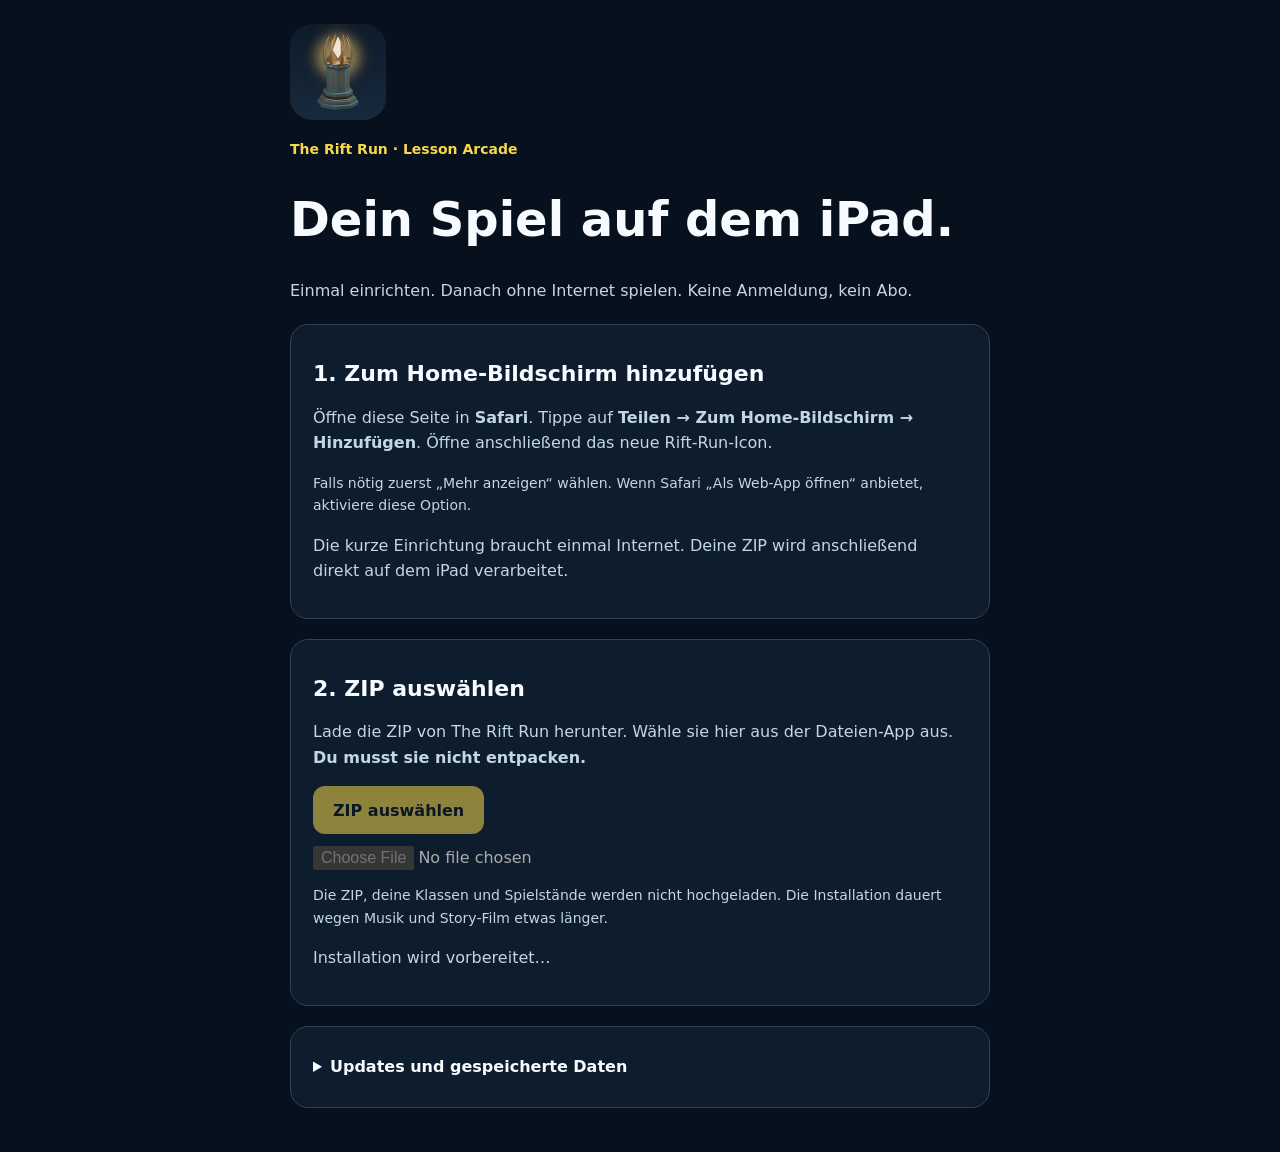
<file: index.html>
<!doctype html>
<html lang="de">
<head>
  <meta charset="utf-8">
  <meta name="viewport" content="width=device-width, initial-scale=1, viewport-fit=cover">
  <meta name="theme-color" content="#0b1420">
  <meta name="apple-mobile-web-app-capable" content="yes">
  <meta name="apple-mobile-web-app-title" content="Rift Run">
  <meta name="apple-mobile-web-app-status-bar-style" content="default">
  <link rel="manifest" href="manifest.webmanifest">
  <link rel="icon" href="icons/icon-192.png" type="image/png">
  <link rel="apple-touch-icon" href="icons/apple-touch-icon.png">
  <link rel="stylesheet" href="styles.css">
  <title>The Rift Run auf dem iPad installieren</title>
</head>
<body>
  <main>
    <img class="brand" src="icons/icon-192.png" alt="" width="96" height="96">
    <p class="eyebrow">The Rift Run · Lesson Arcade</p>
    <h1>Dein Spiel auf dem iPad.</h1>
    <p>Einmal einrichten. Danach ohne Internet spielen. Keine Anmeldung, kein Abo.</p>
    <section id="browserInstructions">
      <h2>1. Zum Home-Bildschirm hinzufügen</h2>
      <p>Öffne diese Seite in <strong>Safari</strong>. Tippe auf <strong>Teilen → Zum Home-Bildschirm → Hinzufügen</strong>. Öffne anschließend das neue Rift-Run-Icon.</p>
      <p class="small">Falls nötig zuerst „Mehr anzeigen“ wählen. Wenn Safari „Als Web-App öffnen“ anbietet, aktiviere diese Option.</p>
      <p>Die kurze Einrichtung braucht einmal Internet. Deine ZIP wird anschließend direkt auf dem iPad verarbeitet.</p>
    </section>
    <section>
      <h2>2. ZIP auswählen</h2>
      <p>Lade die ZIP von The Rift Run herunter. Wähle sie hier aus der Dateien-App aus. <strong>Du musst sie nicht entpacken.</strong></p>
      <label class="file-button" for="packageFile">ZIP auswählen</label>
      <input id="packageFile" type="file" accept=".zip,application/zip,application/x-zip-compressed" disabled>
      <p class="small">Die ZIP, deine Klassen und Spielstände werden nicht hochgeladen. Die Installation dauert wegen Musik und Story-Film etwas länger.</p>
      <progress id="installProgress" value="0" max="1" hidden aria-label="Installation"></progress>
      <p id="installStatus" role="status">Installation wird vorbereitet…</p>
    </section>
    <section id="installedPanel" hidden>
      <h2>3. Offline spielen</h2>
      <p id="installedDescription"></p>
      <a class="primary" id="playLink" href="game/games/irregular-verb-race/START.html">The Rift Run starten</a>
      <p>Zum Prüfen: Flugmodus einschalten, App schließen und über das Rift-Run-Icon erneut öffnen. Auf dem iPad im Querformat spielen.</p>
    </section>
    <details>
      <summary>Updates und gespeicherte Daten</summary>
      <p>Vor einem Update im Spiel unter Einstellungen (Zahnrad) „Save all classes“ wählen. Dort führt auch „iPad-Installation / Update“ hierher zurück; dann die neue ZIP auswählen. Deine Klassen bleiben auf diesem iPad gespeichert.</p>
      <p>iPadOS kann Website-Daten bei Speichermangel oder nach einer Bereinigung löschen. Bewahre ZIP und Klassen-Sicherung auf. Dann kannst du das Spiel hier erneut installieren. Ein neues Gerät übernimmt deine Daten nicht automatisch.</p>
      <p>Empfohlen: iPadOS 17 oder neuer, aktuelles Safari und mindestens 1 GB freier Speicher. Die Installation benötigt keine kostenpflichtige Zusatz-App.</p>
    </details>
  </main>
  <script src="config.js"></script>
  <script src="storage.js"></script>
  <script type="module" src="installer.js"></script>
</body>
</html>
</file>
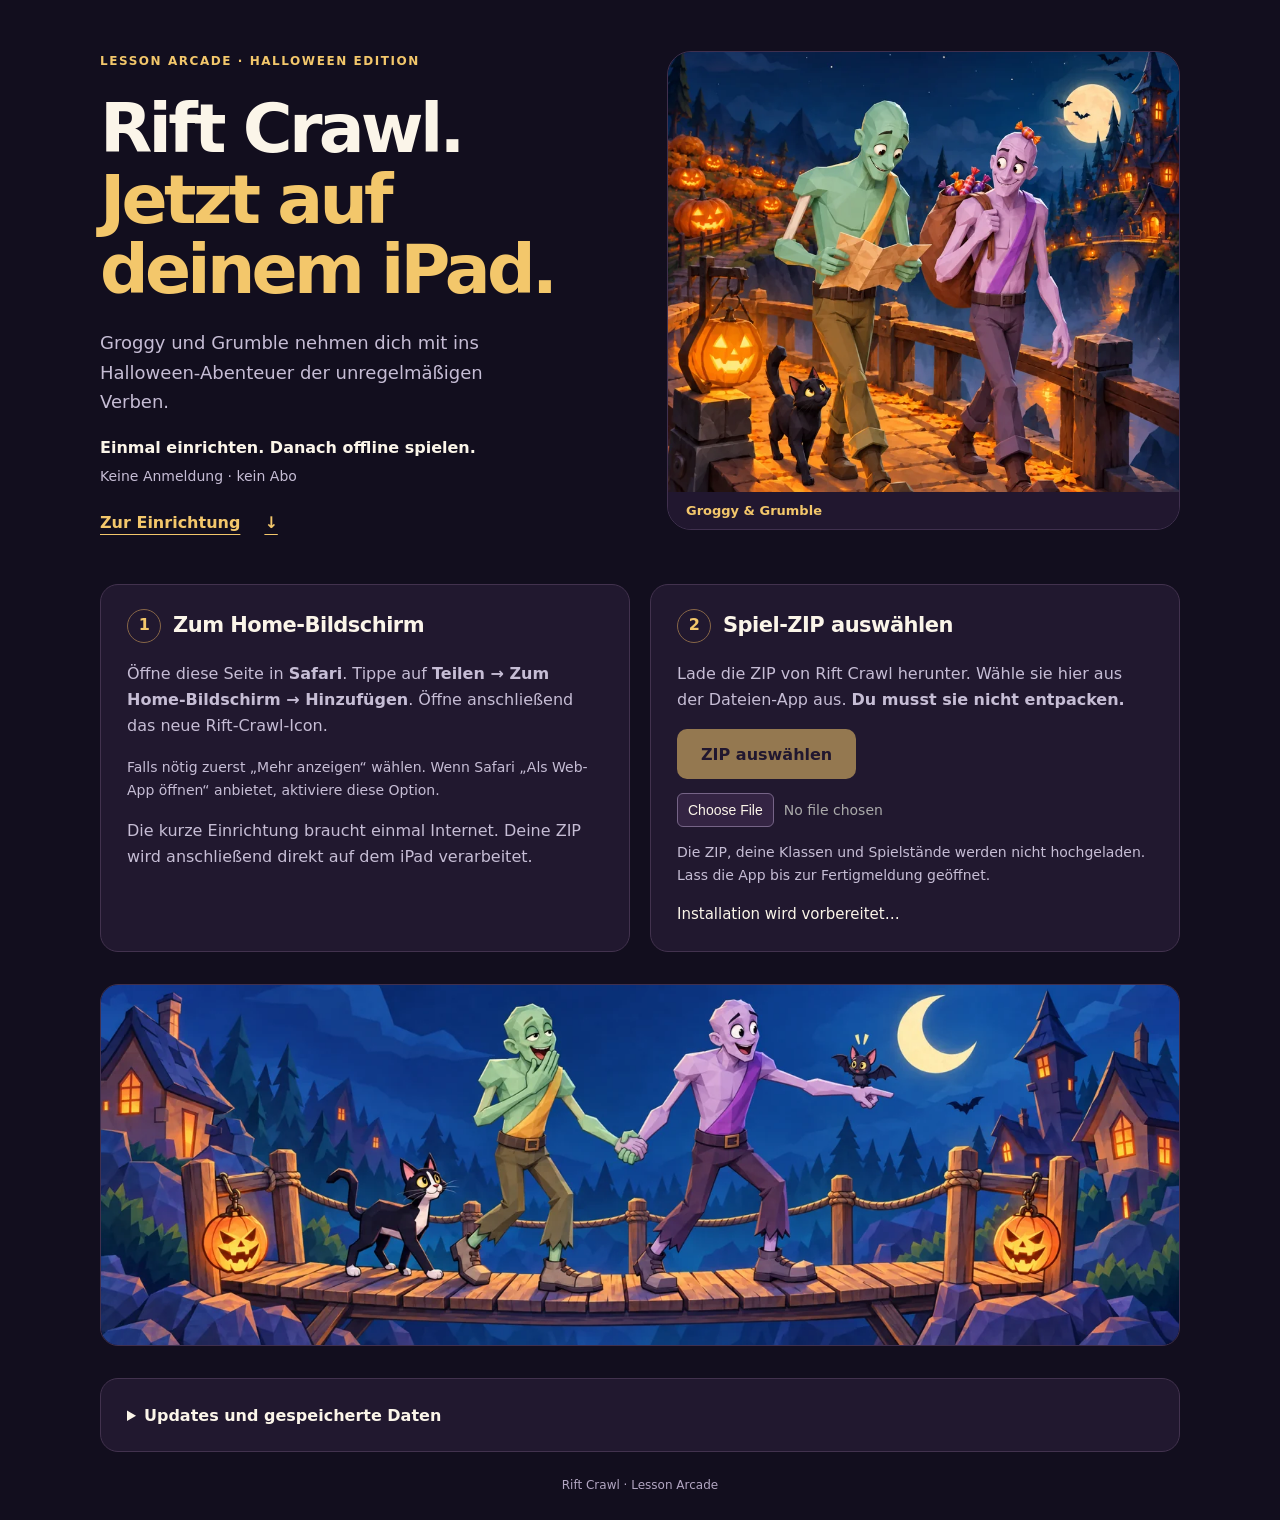
<file: rift-crawl/index.html>
<!doctype html>
<html lang="de">
<head>
  <meta charset="utf-8">
  <meta name="viewport" content="width=device-width, initial-scale=1, viewport-fit=cover">
  <meta name="theme-color" content="#1a1027">
  <meta name="apple-mobile-web-app-capable" content="yes">
  <meta name="apple-mobile-web-app-title" content="Rift Crawl">
  <meta name="apple-mobile-web-app-status-bar-style" content="default">
  <link rel="manifest" href="manifest.webmanifest">
  <link rel="icon" href="icons/icon-192.png" type="image/png">
  <link rel="apple-touch-icon" href="icons/apple-touch-icon.png">
  <link rel="stylesheet" href="styles.css">
  <title>Rift Crawl auf dem iPad installieren</title>
</head>
<body>
  <main>
    <header class="hero">
      <div class="hero-copy">
        <p class="eyebrow">Lesson Arcade · Halloween Edition</p>
        <h1>Rift Crawl.<br><span>Jetzt auf deinem iPad.</span></h1>
        <p class="intro">Groggy und Grumble nehmen dich mit ins Halloween-Abenteuer der unregelmäßigen Verben.</p>
        <p class="promise">Einmal einrichten. Danach offline spielen.</p>
        <p class="small">Keine Anmeldung · kein Abo</p>
        <a class="jump-link" href="#browserInstructions">Zur Einrichtung <span aria-hidden="true">↓</span></a>
      </div>
      <figure class="hero-art">
        <img src="art/groggy-grumble-friendly-v2.webp" alt="Groggy lächelt verschlafen über seiner Karte. Grumble trägt Süßigkeiten und ein Bonbon auf dem Kopf." width="849" height="1200" fetchpriority="high">
        <figcaption>Groggy &amp; Grumble</figcaption>
      </figure>
    </header>
    <div class="setup-grid" aria-label="Installation in drei Schritten">
    <section id="browserInstructions">
      <h2><span class="step" aria-hidden="true">1</span> Zum Home-Bildschirm</h2>
      <p>Öffne diese Seite in <strong>Safari</strong>. Tippe auf <strong>Teilen → Zum Home-Bildschirm → Hinzufügen</strong>. Öffne anschließend das neue Rift-Crawl-Icon.</p>
      <p class="small">Falls nötig zuerst „Mehr anzeigen“ wählen. Wenn Safari „Als Web-App öffnen“ anbietet, aktiviere diese Option.</p>
      <p>Die kurze Einrichtung braucht einmal Internet. Deine ZIP wird anschließend direkt auf dem iPad verarbeitet.</p>
    </section>
    <section class="import-panel">
      <h2><span class="step" aria-hidden="true">2</span> Spiel-ZIP auswählen</h2>
      <p>Lade die ZIP von Rift Crawl herunter. Wähle sie hier aus der Dateien-App aus. <strong>Du musst sie nicht entpacken.</strong></p>
      <label class="file-button" for="packageFile">ZIP auswählen</label>
      <input id="packageFile" type="file" accept=".zip,application/zip,application/x-zip-compressed" disabled>
      <p class="small">Die ZIP, deine Klassen und Spielstände werden nicht hochgeladen. Lass die App bis zur Fertigmeldung geöffnet.</p>
      <progress id="installProgress" value="0" max="1" hidden aria-label="Installation"></progress>
      <p id="installStatus" role="status">Installation wird vorbereitet…</p>
    </section>
    <section id="installedPanel" hidden>
      <h2><span class="step" aria-hidden="true">3</span> Offline spielen</h2>
      <p id="installedDescription"></p>
      <a class="primary" id="playLink" href="game/game/START.html">Rift Crawl starten</a>
      <p>Zum Prüfen: Flugmodus einschalten, App schließen und über das Rift-Crawl-Icon erneut öffnen. Auf dem iPad im Querformat spielen.</p>
    </section>
    </div>
    <figure class="world-art">
      <img src="art/halloween-bridge-friendly-v2.webp" alt="Groggy und Grumble auf einer Halloween-Brücke: Eine kleine Fledermaus sitzt auf Grumbles Finger, die Katze begleitet die beiden." width="1500" height="501" loading="lazy">
    </figure>
    <details>
      <summary>Updates und gespeicherte Daten</summary>
      <p>Vor einem Update im Spiel unter Einstellungen (Zahnrad) „Save all classes“ wählen. Dort führt auch „iPad-Installation / Update“ hierher zurück; dann die neue ZIP auswählen. Deine Klassen bleiben auf diesem iPad gespeichert.</p>
      <p>iPadOS kann Website-Daten bei Speichermangel oder nach einer Bereinigung löschen. Bewahre ZIP und Klassen-Sicherung auf. Dann kannst du das Spiel hier erneut installieren. Ein neues Gerät übernimmt deine Daten nicht automatisch.</p>
      <p>Empfohlen: iPadOS 17 oder neuer, aktuelles Safari und mindestens 1 GB freier Speicher. Die Installation benötigt keine kostenpflichtige Zusatz-App.</p>
    </details>
    <footer>Rift Crawl · Lesson Arcade</footer>
  </main>
  <script src="config.js"></script>
  <script src="storage.js"></script>
  <script type="module" src="installer.js"></script>
</body>
</html>
</file>
<file: styles.css>
:root { color-scheme: dark; font-family: system-ui, sans-serif; background: #07111d; color: #f7fbff; }
* { box-sizing: border-box; }
body { margin: 0; padding: max(24px, env(safe-area-inset-top)) max(20px, env(safe-area-inset-right)) max(24px, env(safe-area-inset-bottom)) max(20px, env(safe-area-inset-left)); }
main { max-width: 700px; margin: 0 auto; }
.brand { border-radius: 22px; }
.eyebrow { color: #f7d84a; font-size: 14px; font-weight: 700; }
h1 { font-size: clamp(30px, 6vw, 48px); line-height: 1.12; }
h2 { font-size: 22px; }
p { line-height: 1.6; color: #c2d6e7; }
section, details { padding: 18px 22px; margin-block: 20px; border: 1px solid #2c4358; border-radius: 18px; background: #0d1d2d; }
.file-button, .primary { display: inline-flex; align-items: center; min-height: 48px; padding: 12px 20px; border-radius: 12px; background: #f7d84a; color: #07111d; font-weight: 700; text-decoration: none; cursor: pointer; }
.file-button:has(+ input:disabled) { opacity: .55; cursor: wait; }
input[type=file] { display: block; max-width: 100%; margin-top: 12px; font: inherit; }
.small { font-size: 14px; }
progress { display: block; width: 100%; margin-top: 18px; accent-color: #f7d84a; }
[hidden] { display: none !important; }
summary { cursor: pointer; min-height: 44px; align-content: center; font-weight: 700; }
a:focus-visible, label:focus-within, summary:focus-visible, input:focus-visible { outline: 3px solid #4cc9f0; outline-offset: 4px; }
</file>
<file: rift-crawl/styles.css>
:root { color-scheme: dark; font-family: system-ui, -apple-system, sans-serif; background: #120e1e; color: #fbf5e9; --gold:#f3c76b; --muted:#c6bdd5; }
* { box-sizing: border-box; }
html { scroll-behavior: smooth; }
body { margin: 0; padding: max(28px, env(safe-area-inset-top)) max(24px, env(safe-area-inset-right)) max(24px, env(safe-area-inset-bottom)) max(24px, env(safe-area-inset-left)); }
main { max-width: 1080px; margin: 0 auto; }
.hero { display:grid; grid-template-columns: 1fr 1fr; gap:54px; align-items:center; margin:12px 0 42px; }
.eyebrow { color: var(--gold); font-size: 12px; font-weight: 750; letter-spacing:.13em; text-transform:uppercase; }
h1 { margin:22px 0; font-size:clamp(42px,5.4vw,68px); line-height:1.04; letter-spacing:-.055em; }
h1 span { color:var(--gold); }
p { line-height:1.65; color:var(--muted); }
.intro { max-width:440px; font-size:18px; }
.promise { color:#fbf5e9; font-weight:650; margin-bottom:0; }
.hero-copy .small { margin-top:4px; }
.jump-link { display:inline-flex; gap:24px; color:var(--gold); text-underline-offset:6px; padding:10px 0; font-weight:650; }
figure { margin:0; }
.hero-art { position:relative; background:#1a172c; border:1px solid #40304e; border-radius:24px; overflow:hidden; }
.hero-art img { width:100%; height:440px; display:block; object-fit:cover; object-position:center 66%; }
.hero-art figcaption { padding:11px 18px; color:var(--gold); font-size:13px; font-weight:650; background:#21172f; }
.setup-grid { display:grid; grid-template-columns:1fr 1fr; gap:20px; scroll-margin-top:20px; }
section, details { padding:24px 26px; border:1px solid #42324e; border-radius:18px; background:#21182f; }
section { scroll-margin-top:24px; }
h2 { display:flex; align-items:center; gap:12px; font-size:21px; margin:0 0 18px; line-height:1.3; letter-spacing:-.025em; }
.step { flex:none; display:grid; place-items:center; width:34px; height:34px; border:1px solid #866547; border-radius:50%; color:var(--gold); font-size:16px; }
section p:first-of-type { margin-top:0; }
section p:last-child { margin-bottom:0; }
#installedPanel { grid-column:1/-1; }
.setup-grid:has(#browserInstructions[hidden]) .import-panel { grid-column:1/-1; }
.file-button, .primary { display:inline-flex; justify-content:center; align-items:center; min-height:50px; padding:12px 24px; border-radius:10px; background:var(--gold); color:#21172f; font-weight:750; text-decoration:none; cursor:pointer; }
.file-button:hover,.primary:hover { background:#ffdc91; }
.file-button:has(+ input:disabled) { opacity:.55; cursor:wait; }
input[type=file] { display:block; width:100%; max-width:100%; margin-top:14px; font:inherit; font-size:14px; }
input[type=file]::file-selector-button { padding:8px 10px; margin-right:10px; border:1px solid #766487; border-radius:6px; background:#342443; color:#fbf5e9; }
.small { font-size:14px; }
#installStatus { color:#fbf5e9; font-size:15px; }
progress { display:block; width:100%; margin-top:18px; accent-color:var(--gold); }
[hidden] { display:none !important; }
.world-art { margin:32px 0; border:1px solid #40304e; border-radius:18px; overflow:hidden; }
.world-art img { width:100%; height:auto; display:block; }
details { padding:14px 26px; }
summary { cursor:pointer; min-height:44px; align-content:center; font-weight:650; }
footer { padding:26px 0 4px; color:#b2a6c2; font-size:12px; text-align:center; }
a:focus-visible, label:focus-within, summary:focus-visible, input:focus-visible { outline:3px solid #8fe6cb; outline-offset:5px; }
@media (max-width:760px) {
 body { padding-left:max(20px, env(safe-area-inset-left)); padding-right:max(20px, env(safe-area-inset-right)); }
 .hero { grid-template-columns:1fr; gap:24px; margin:0 0 28px; }
 h1 { font-size:clamp(40px,8vw,58px); }
 .hero-art img { height:350px; object-position:center 65%; }
 .setup-grid { grid-template-columns:1fr; }
 section, details { padding:20px; }
 h2 { font-size:20px; }
 .intro { font-size:17px; }
 .world-art { margin:24px 0; }
}
@media (prefers-reduced-motion:reduce) { html { scroll-behavior:auto; } }
</file>
